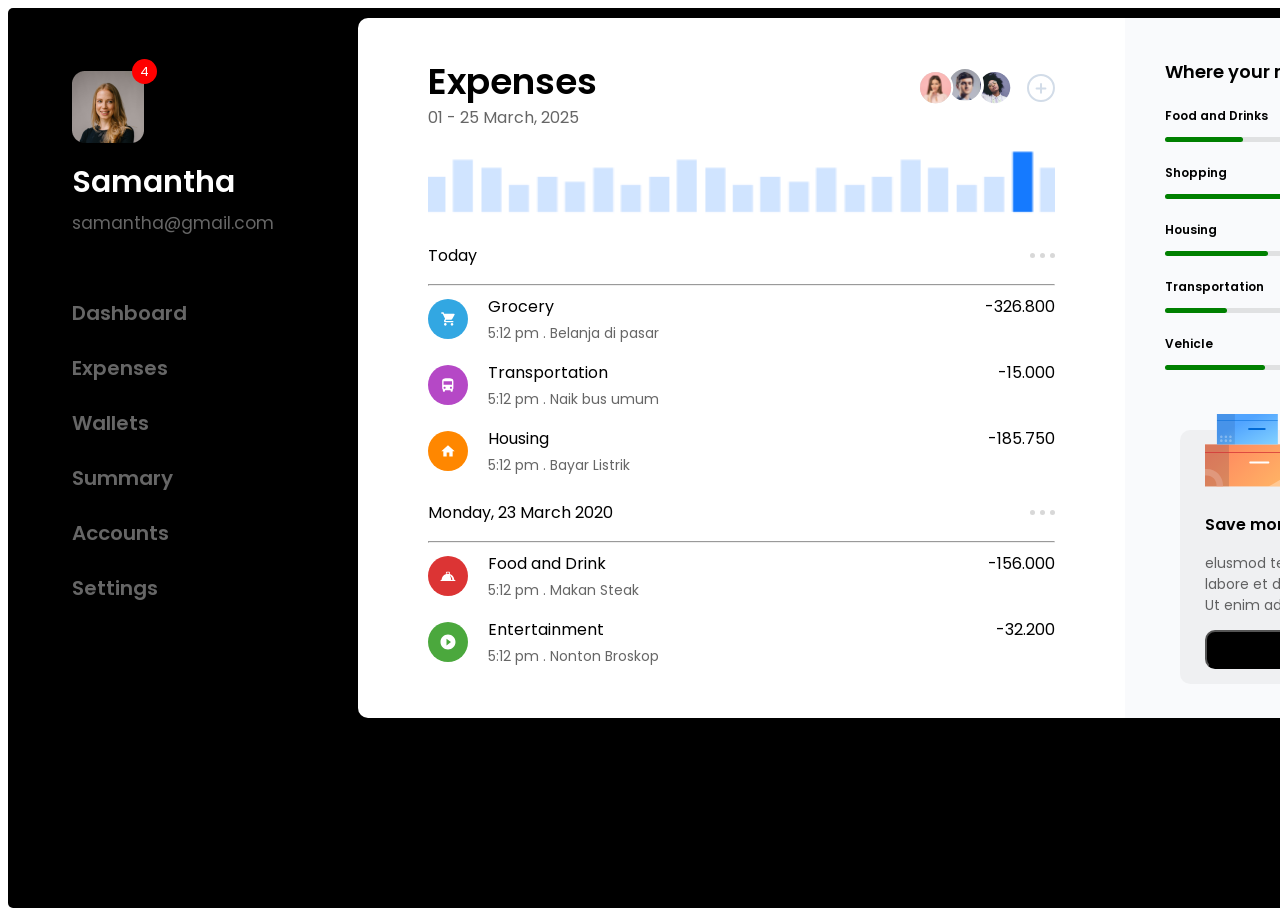
<file: index.html>
<!DOCTYPE html>
<html lang="en">
<head>
    <meta charset="UTF-8">
    <meta name="viewport" content="width=device-width, initial-scale=1.0">
    <title>Figma Design CSS Project</title>
    <link rel="stylesheet" href="project-1.css">
</head>
<body>
    <div class="left">
        <div class="profile">
            <img id="img" src="assets/Profile.png" alt="profile">
            <p id="notification">4</p>
            <p id="name">Samantha</p>
            <p id="mail">samantha@gmail.com</p>

            <div class="list">
                    <p>Dashboard</p>
                    <p>Expenses</p>
                    <p>Wallets</p>
                    <p>Summary</p>
                    <p>Accounts</p>
                    <p>Settings</p>
            </div>
        </div>
    </div>

    <div class="right">
        <div class="f-left">
            <div class="div1">
                <div class="div1-left">
                    <p id="exp">Expenses</p>
                    <p id="date">01 - 25 March, 2025</p>
                </div>

                <div class="icons">
                    <img id="icon1" src="assets/icon1.svg" alt="profile1">
                    <img id="icon2" src="assets/icon2.svg" alt="profile2">
                    <img id="icon3" src="assets/icon3.png" alt="profile3">
                    <!-- <img id="profiles" src="assets/icons.svg" alt="icons"> -->
                    <img id="add-profile" src="assets/plus.svg" alt="add-profile">
                </div>
            </div>

            <div class="div2">
                <img src="assets/bars.png" alt="bar">
            </div>

            <div class="div3">
                <div class="day">
                    <p id="day">Today</p>
                    <img id="dots" src="assets/3-dots.svg" alt="3-dots">
                </div>
                <hr>
                <div class="list-item">
                    <img id="list-item-img" src="assets/cart.svg" alt="cart">
                    <div class="items">
                        <p class="item">Grocery</p>
                        <p class="time">5:12 pm . Belanja di pasar</p>
                    </div>
                    <p class="amt">-326.800</p>
                </div>

                <div class="list-item">
                    <img id="list-item-img" src="assets/bus.svg" alt="cart">
                    <div class="items">
                        <p class="item">Transportation</p>
                        <p class="time">5:12 pm . Naik bus umum</p>
                    </div>
                    <p class="amt">-15.000</p>
                </div>

                <div class="list-item">
                    <img id="list-item-img" src="assets/home.svg" alt="cart">
                    <div class="items">
                        <p class="item">Housing</p>
                        <p class="time">5:12 pm . Bayar Listrik</p>
                    </div>
                    <p class="amt">-185.750</p>
                </div>
            </div>

            <div class="div4">
                <div class="day">
                    <p id="day">Monday, 23 March 2020</p>
                    <img id="dots" src="assets/3-dots.svg" alt="3-dots">
                </div>
                <hr>
                <div class="list-item">
                    <img id="list-item-img" src="assets/bell.svg" alt="cart">
                    <div class="items">
                        <p class="item">Food and Drink</p>
                        <p class="time">5:12 pm . Makan Steak</p>
                    </div>
                    <p class="amt">-156.000</p>
                </div>

                <div class="list-item">
                    <img id="list-item-img" src="assets/vedio.svg" alt="cart">
                    <div class="items">
                        <p class="item">Entertainment</p>
                        <p class="time">5:12 pm . Nonton Broskop</p>
                    </div>
                    <p class="amt">-32.200</p>
                </div>
            </div>
        </div>

        <div class="f-right">
            <div class="question">
                Where your money go?
            </div>

            <div class="bar-items">
                <div class="bar-item">
                    <p class="item-list">Food and Drinks</p>
                    <p class="cost">872,400</p>
                </div>
                <div class="bar-width">
                    <div class="bar-shade1"></div>
                </div>
            </div>

            <div class="bar-items">
                <div class="bar-item">
                    <p class="item-list">Shopping</p>
                    <p class="cost">1,378,200</p>
                </div>
                <div class="bar-width">
                    <div class="bar-shade2"></div>
                </div>
            </div>

            <div class="bar-items">
                <div class="bar-item">
                    <p class="item-list">Housing</p>
                    <p class="cost">928,500</p>
                </div>
                <div class="bar-width">
                    <div class="bar-shade3"></div>
                </div>
            </div>

            <div class="bar-items">
                <div class="bar-item">
                    <p class="item-list">Transportation</p>
                    <p class="cost">420,700</p>
                </div>
                <div class="bar-width">
                    <div class="bar-shade4"></div>
                </div>
            </div>

            <div class="bar-items">
                <div class="bar-item">
                    <p class="item-list">Vehicle</p>
                    <p class="cost">520,000</p>
                </div>
                <div class="bar-width">
                    <div class="bar-shade5"></div>
                </div>
            </div>

            <div class="more">
                <div class="imgs">
                    <img src="assets/boxes.svg" alt="boxes">
                    <img src="assets/plant.svg" alt="plant">
                </div>
                <div class="content">
                    <p class="save">Save more money</p>
                    <p class="msg">elusmod tempor incididunt ut labore et dalore magna ailqua Ut enim ad minim.</p>
                </div>
                <button class="btn">View tips</button>
            </div>
        </div>
    </div>
</body>
</html>
</file>
<file: project-1.css>
@import url('https://fonts.googleapis.com/css2?family=Poppins:ital,wght@0,100;0,200;0,300;0,400;0,500;0,600;0,700;0,800;0,900;1,100;1,200;1,300;1,400;1,500;1,600;1,700;1,800;1,900&display=swap');

body {
    font-family: "Poppins", sans-serif;
}

.left {
    background-color: black;
    width: 100%;
    height: 100vh;
    border-radius: 5px;
    color: white;
    position: absolute;
}

.profile {
    top: 63px;
    left:64px;
    position: relative;
}

#notification {
    background-color: red;
    width: 25px;
    height: 25px;
    border-radius: 50%;
    font-size: 13px;
    display: flex;
    justify-content: center;
    align-items: center;
    position: absolute;
    top: -25px;
    left: 60px;
}

#name {
    font-size: 30px;
    font-weight: 600;
    margin-top: 10px;
}

#mail {
    font-size: 17px;
    margin-top: -25px;
    color:rgba(255,255,255,0.4);
}

.list {
    font-size: 20px;
    line-height: 35px;
    top: 356px;
    margin-top: 60px;
    font-weight: 600;
    color:rgba(255,255,255,0.4);
}

.list p:hover {
    color: white;
}

.right {
    position: relative;
    width: 1160px;
    height: 700px;
    background-color: white;
    border-radius: 10px;
    color: black;
    top: 10px;
    left: 350px;
    display: flex;
}

.f-left {
    padding: 0px 70px 30px 70px;
    width: 60%;
    height: 95%;
    display: flex;
    flex-direction: column;
    float: left;
}

.div1, .div2 {
    width: 100%;
    height: auto;
    margin-bottom: 0px;
}

.div1-left {
    float: left;
}

#exp {
    font-size: 36px;
    font-weight: 600;
    margin-bottom: 0px;
}

#date {
    font-size: 16px;
    color: rgba(0,0,0,0.6);
    position: relative;
    top: -20px;
    margin-bottom: 0px;

}

.icons {
    float: right;
    position: relative;
    top: 50px;
}

#icon1 {
    position: relative;
    left: 14px;
    z-index: 3;
}

#icon2 {
    border-radius: 50%;
    position: relative;
    top: -2px;
    left: 2px;
    z-index: 2;
    border: 3px solid white;
}

#icon3 {
    position: relative;
    left: -10px;
    z-index: 1;
}

#add-profile {
    position: relative;
    top: -4px;
}

.div2 img{
    width: 100%;
    height: 70px;
}

.day {
    display: flex;
    justify-content: space-between;
}

hr {
    padding: 0px;
    margin: 0px;
}

.list-item {
    display: flex;
    width: 100%;
    /* letter-spacing: 0.34px; */
    line-height: 10px;
}

#list-item-img {
    width: 40px;
}

.items {
    position: relative;
    left: 20px;
    font-weight: 400;
}

.time {
    color: rgba(0,0,0,0.6);
    font-size: 14px;
}

.amt {
    margin-left: auto;
}

.f-right {
    width: 30%;
    float: right;
    background-color: #F9FAFC;
    border-top-right-radius: 10px;
    border-bottom-right-radius: 10px;
    color: black;
    padding: 40px;
}

.question {
    font-weight: 600;
    font-size: 18px;
}

.bar-items {
    font-size: 12px;
    margin-top: 10px;
}

.bar-item {
    display: flex;
    justify-content: space-between;
}

.item-list {
    font-weight: 600;
}

.bar-width {
    width: 100%;
    height: 5px;
    background-color: rgba(0,0,0,0.1);
    border-radius: 10px;
}

.bar-shade1 {
    width: 25%;
    height: 5px;
    background-color: green;
    border-radius: 10px;
}

.bar-shade2 {
    width: 45%;
    height: 5px;
    background-color: green;
    border-radius: 10px;
}

.bar-shade3 {
    width: 33%;
    height: 5px;
    background-color: green;
    border-radius: 10px;
}

.bar-shade4 {
    width: 20%;
    height: 5px;
    background-color: green;
    border-radius: 10px;
}

.bar-shade5 {
    width: 32%;
    height: 5px;
    background-color: green;
    border-radius: 10px;
}

.more {
    margin: 15px;
    margin-top: 60px;
    background-color: rgba(0,0,0,0.04);
    border-radius: 10px;
    padding: 15px;
}

.imgs {
    display: flex;
    width: 90%;
    justify-content: space-between;
    margin-top: -40px;
    margin-left: 10px;
}

.content {
    width: 90%;
    margin-left: 10px;
    font-size: 14px;
}

.save {
    font-weight: 600;
    font-size:  16px;
}

.msg {
    color: rgba(0,0,0,0.6)
}

.btn {
    width: 90%;
    padding: 10px;
    text-align: center;
    text-transform: uppercase;
    color: white;
    background-color: black;
    border-radius: 10px;
    margin-left: 10px;
    font-weight: 600;
}
</file>
